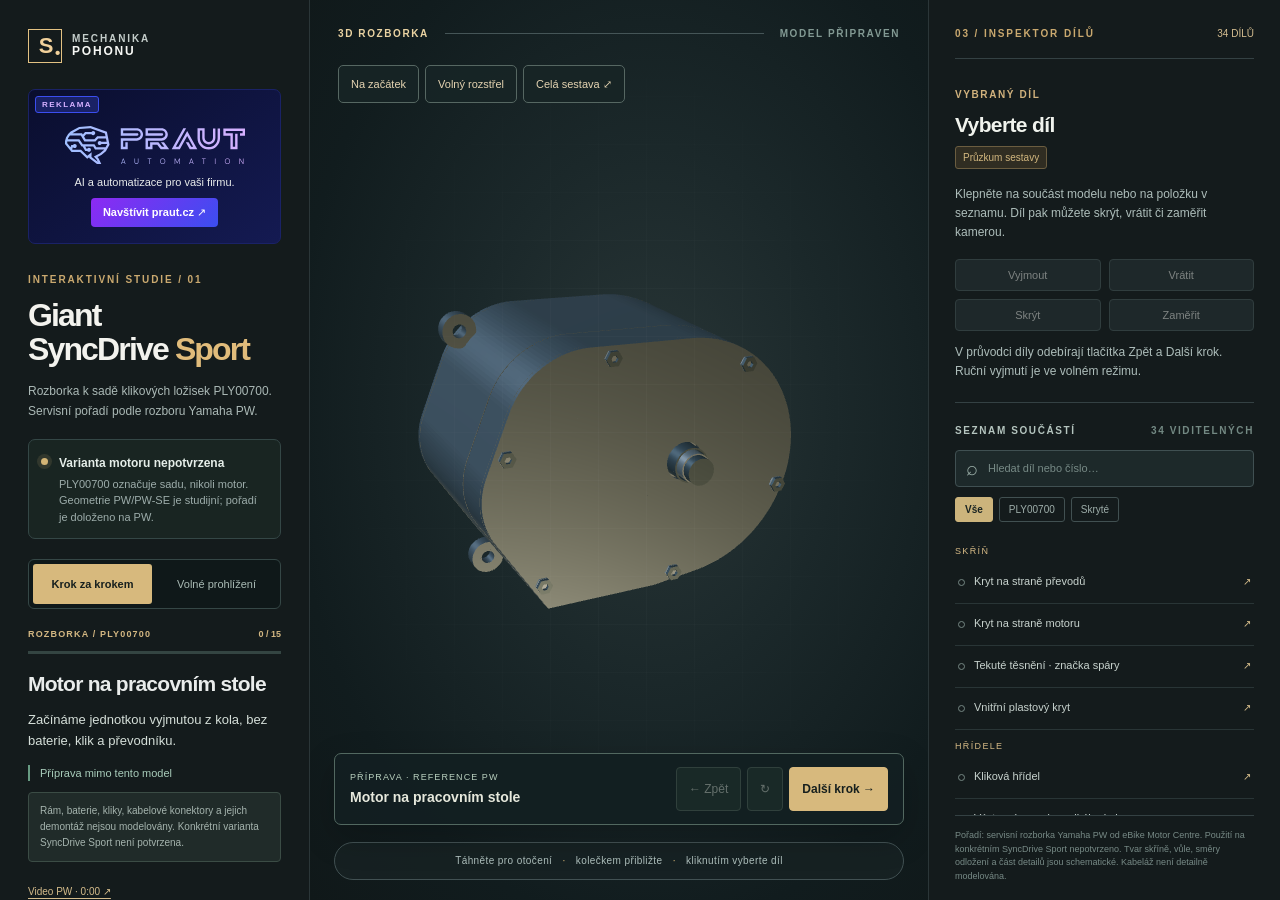
<file: index.html>
<!doctype html>
<html lang="cs">
<head>
  <meta charset="utf-8">
  <meta name="viewport" content="width=device-width, initial-scale=1">
  <title>SyncDrive Sport | Interaktivní rozborka</title>
  <meta name="description" content="Interaktivní 3D studie motoru Giant SyncDrive Sport. Rozložte sestavu, prohlédněte součásti a odlište doložené údaje od rekonstruované geometrie.">
  <link rel="stylesheet" href="./style.css?v=praut-2">
  <script type="importmap">{"imports":{"three":"./vendor/three.module.js"}}</script>
  <script type="module" src="./app.js"></script>
</head>
<body>
  <div class="app-shell">
    <aside class="left-panel">
      <div class="brand"><span class="brand-icon">S<span class="brand-dot">•</span></span><span>MECHANIKA<br><b>POHONU</b></span></div>
      <aside class="ad-card">
        <span class="ad-tag">REKLAMA</span>
        <a href="https://www.praut.cz/" target="_blank" rel="noreferrer" aria-label="Přejít na web firmy PRAUT s.r.o.">
          <img class="ad-logo" src="./assets/praut.svg" alt="PRAUT s.r.o.">
          <p class="ad-copy">AI a automatizace pro vaši firmu.</p>
          <span class="ad-cta">Navštívit praut.cz ↗</span>
        </a>
      </aside>
      <p class="eyebrow">INTERAKTIVNÍ STUDIE / 01</p>
      <h1>Giant<br>SyncDrive <em>Sport</em></h1>
      <p class="intro">Rozborka k sadě klikových ložisek PLY00700. Servisní pořadí podle rozboru Yamaha PW.</p>
      <div class="status-card"><span class="pulse"></span><div><strong>Varianta motoru nepotvrzena</strong><small>PLY00700 označuje sadu, nikoli motor. Geometrie PW/PW-SE je studijní; pořadí je doloženo na PW.</small></div></div>
      <div class="mode-tabs" aria-label="Režim prohlížení"><button id="mode-guide" aria-pressed="true">Krok za krokem</button><button id="mode-free" aria-pressed="false">Volné prohlížení</button></div>
      <section id="guide-panel" aria-label="Průvodce rozborkou">
        <div class="guide-heading"><span>ROZBORKA / PLY00700</span><output id="step-count">0 / 15</output></div>
        <progress id="step-progress" max="15" value="0" aria-label="Postup rozborky"></progress>
        <h2 id="step-title">Motor na pracovním stole</h2>
        <p id="step-text"></p>
        <p id="step-tool" class="step-tool"></p>
        <p id="step-note" class="step-note"></p>
        <a id="step-source" class="detail-source" target="_blank" rel="noreferrer">Referenční video PW ↗</a>
        <details class="guide-outline"><summary>Pořadí všech kroků</summary><ol id="step-list"></ol></details>
        <details class="accuracy-notes"><summary>Přesnost této rekonstrukce</summary><p>Skříň má dutinu, díly průchozí otvory a převody oddělené roviny. Po vytažení z uložení se podsestavy odkládají stranou; O-kroužky se schematicky roztahují.</p><p>Průniky jsou kontrolovány pro tuto studijní geometrii a její dráhy. Skříň, středy hřídelí, zubové profily, rozměry ložisek a kabeláž nejsou výrobně přesné. Značka tekutého těsnění není vyjímatelný díl.</p><a href="https://www.ebikemotorcentre.com/product/yamaha-pw-pw-se-crankshaft-bearing-kit-part-no-ply00700/" target="_blank" rel="noreferrer">Katalog sady PLY00700 ↗</a></details>
      </section>
      <div id="free-controls" hidden>
      <div class="control-title"><span>01</span> ROZLOŽENÍ</div>
      <div class="range-row"><label for="explode">Průběh rozborky</label><output id="explode-value">0 %</output></div>
      <input id="explode" type="range" min="0" max="100" value="0" step="1" aria-label="Míra rozložení sestavy">
      <div class="range-endpoints"><span>Sestaveno</span><span>Rozloženo</span></div>
      <p class="free-note">Posuvník plynule prochází ověřenými drahami průvodce. Ruční vyjmutí odloží vybraný díl samostatně vedle sestavy.</p>
      </div>
      <div class="control-title"><span>02</span> ZOBRAZENÍ</div>
      <button id="kit" class="toggle-button" aria-pressed="false"><span class="switch"></span><span><b>Sada PLY00700</b><small>Zvýraznit kliková ložiska a O-kroužky</small></span></button>
      <button id="housing" class="toggle-button" aria-pressed="false"><span class="switch"></span><span><b>Průhledná skříň</b><small>Odhalit vnitřní uspořádání</small></span></button>
      <button id="assemble" class="primary-action">Sestavit vše <span>↺</span></button>
      <button id="camera-reset" class="text-action">Vrátit výchozí pohled <span>⌖</span></button>
      <p class="source-note">Podklady: <a href="https://avdweb.nl/solar-bike/hub-motor/yamaha-pw-se" target="_blank" rel="noreferrer">rozbor PW-SE ↗</a> · <a href="https://www.ebikemotorcentre.com/yamaha-motor-parts/yamaha-pw-and-pw-se/" target="_blank" rel="noreferrer">servisní katalog ↗</a></p>
    </aside>
    <main class="stage" id="stage">
      <div class="stage-top"><span class="stage-kicker">3D ROZBORKA</span><span class="stage-line"></span><span id="load-state" role="status">NAČÍTÁM MODEL</span></div>
      <div id="canvas-wrap" aria-label="Interaktivní model motoru"></div>
      <div id="stage-message" class="stage-message" role="status"><span class="loading-ring" aria-hidden="true"></span><strong id="stage-message-title">Připravujeme model motoru</strong><p id="stage-message-text">Načítání 3D sestavy a seznamu součástí…</p><button id="retry" hidden>Zkusit znovu</button></div>
      <div class="stage-tools" aria-label="Rychlé pohledy"><button id="view-assembled">Na začátek</button><button id="view-exploded">Volný rozstřel</button><button id="fit-all" title="Zobrazit všechny viditelné díly">Celá sestava ⤢</button></div>
      <div id="guide-nav" class="guide-nav" aria-label="Ovládání rozborky"><div class="guide-current" role="status" aria-live="polite"><span id="stage-step-count">PŘÍPRAVA</span><strong id="stage-step-title">Motor na pracovním stole</strong></div><div class="guide-nav-buttons"><button id="step-prev" disabled>← Zpět</button><button id="step-replay" disabled title="Zopakovat pohyb aktuálního kroku">↻</button><button id="step-next">Další krok →</button></div></div>
      <div class="stage-hint">Táhněte pro otočení <i>·</i> kolečkem přibližte <i>·</i> kliknutím vyberte díl</div>
      <div class="stage-corner">PW / PW-SE<br><strong>SYNC<span>DRIVE</span></strong></div>
    </main>
    <aside class="right-panel">
      <div class="panel-top"><span class="eyebrow">03 / INSPEKTOR DÍLŮ</span><span id="part-count">—</span></div>
      <div class="selected" id="selected">
        <span class="selected-label">VYBRANÝ DÍL</span>
        <h2 id="selected-name">Vyberte díl</h2>
        <code id="selected-id"></code>
        <span id="selected-status" class="fact-pill">Průzkum sestavy</span>
        <p id="selected-description">Klepněte na součást modelu nebo na položku v seznamu. Díl pak můžete skrýt, vrátit či zaměřit kamerou.</p>
        <div class="selected-actions"><button id="remove-part" disabled>Vyjmout</button><button id="restore-part" disabled>Vrátit</button><button id="hide-part" disabled>Skrýt</button><button id="focus-part" disabled>Zaměřit</button></div>
        <p id="inspection-note" class="inspection-note">V průvodci díly odebírají tlačítka Zpět a Další krok. Ruční vyjmutí je ve volném režimu.</p>
        <a id="selected-source" class="detail-source" target="_blank" rel="noreferrer" hidden>Otevřít zdroj ↗</a>
      </div>
      <div class="list-title"><span>SEZNAM SOUČÁSTÍ</span><span id="visible-count"></span></div>
      <label class="search-wrap"><span>⌕</span><input id="search" type="search" placeholder="Hledat díl nebo číslo…" autocomplete="off" aria-label="Hledat díl"></label>
      <div class="filter-row"><button class="filter active" data-filter="all">Vše</button><button class="filter" data-filter="kit">PLY00700</button><button class="filter" data-filter="hidden">Skryté</button></div>
      <div id="part-list" class="part-list" aria-label="Seznam součástí"></div>
      <div class="disclaimer">Pořadí: servisní rozborka Yamaha PW od eBike Motor Centre. Použití na konkrétním SyncDrive Sport nepotvrzeno. Tvar skříně, vůle, směry odložení a část detailů jsou schematické. Kabeláž není detailně modelována.</div>
    </aside>
  </div>
  <noscript><p class="noscript-message">Pro zobrazení interaktivního motoru zapněte JavaScript v prohlížeči.</p></noscript>
</body>
</html>
</file>
<file: style.css>
:root{font-family:Inter,ui-sans-serif,-apple-system,BlinkMacSystemFont,"Segoe UI",sans-serif;color:#e9eceb;background:#101617;font-synthesis:none}*{box-sizing:border-box}html,body{margin:0;min-width:320px;height:100%}button,input{font:inherit}button{cursor:pointer}a{color:inherit}.app-shell{display:grid;grid-template-columns:310px minmax(360px,1fr) 352px;min-height:100vh;height:100vh}.left-panel,.right-panel{z-index:2;background:#141b1c;overflow:auto;scrollbar-width:thin;scrollbar-color:#394548 transparent}.left-panel{padding:29px 28px 24px;border-right:1px solid #2b3638}.right-panel{padding:28px 26px 0;border-left:1px solid #2b3638;display:flex;flex-direction:column}.brand{display:flex;gap:10px;align-items:center;font-size:10px;line-height:1.05;letter-spacing:.19em;font-weight:600;color:#c4cdca}.brand b{font-size:12px;letter-spacing:.15em;color:#f6f7f4}.brand-icon{width:34px;height:34px;border:1px solid #e3c283;display:grid;place-items:center;font-size:22px;font-weight:700;letter-spacing:-.1em;color:#f1d19b;position:relative}.brand-dot{font-size:15px;position:absolute;bottom:1px;right:3px}.eyebrow{font-size:10px;letter-spacing:.19em;font-weight:750;color:#caa96f}.left-panel>.eyebrow{margin:54px 0 14px}h1{font-size:43px;letter-spacing:-.058em;line-height:1.05;margin:0;color:#f3f3ee;font-weight:700}h1 em{font-style:normal;color:#e1bc7b}.intro{font-size:13px;line-height:1.68;color:#abb9b6;max-width:250px;margin:19px 0 26px}.status-card{display:flex;gap:11px;align-items:flex-start;border:1px solid #344746;background:#192522;padding:13px 12px;margin-bottom:30px;border-radius:7px}.status-card strong{font-size:12px;color:#e5eee9}.status-card small{display:block;color:#9dadab;font-size:11px;line-height:1.5;margin-top:5px}.pulse{width:7px;height:7px;flex:none;background:#d3b475;border-radius:50%;margin-top:5px;box-shadow:0 0 0 4px #d3b47520}.ad-card{position:relative;border:1px solid #1a2266;background:linear-gradient(145deg,#0a0e2e 0%,#141a52 100%);padding:36px 12px 16px;margin:26px 0 30px;border-radius:7px;text-align:center}.ad-tag{position:absolute;top:6px;left:6px;font-size:8px;letter-spacing:.18em;font-weight:700;color:#D6B0FF;background:#1a2266;border:1px solid #3B4EF0;border-radius:3px;padding:3px 6px}.ad-card a{display:block;color:inherit;text-decoration:none;cursor:pointer}.ad-logo{width:180px;max-width:100%;height:auto;display:block;margin:0 auto 10px}.ad-copy{color:#e9eceb;font-size:11px;line-height:1.5;margin:0 0 8px}.ad-cta{display:inline-block;padding:8px 12px;border-radius:4px;background:linear-gradient(135deg,#8D2AF3 0%,#3B4EF0 100%);color:#fff;font-size:11px;font-weight:700}.ad-card:hover{border-color:#8D2AF3}.control-title{border-top:1px solid #354143;padding-top:19px;margin:0 0 17px;display:flex;gap:11px;color:#d6ddda;letter-spacing:.14em;font-weight:750;font-size:10px}.control-title span{color:#c9a86e}.range-row{display:flex;justify-content:space-between;align-items:center;color:#e9efeb;font-size:13px;margin:2px 0 14px}.range-row output{color:#e5c48b;font-variant-numeric:tabular-nums}input[type=range]{width:100%;height:4px;appearance:none;background:#52605c;border-radius:3px;outline:none;accent-color:#e6c185}input[type=range]::-webkit-slider-thumb{appearance:none;width:16px;height:16px;background:#ecc98d;border:3px solid #29302d;border-radius:50%;box-shadow:0 0 0 2px #ecc98d}.range-endpoints{display:flex;justify-content:space-between;color:#788984;font-size:10px;margin:9px 0 31px}.toggle-button{width:100%;display:flex;align-items:center;text-align:left;gap:12px;background:transparent;border:0;color:#f1f2ec;padding:4px 0 18px}.toggle-button+ .toggle-button{padding-top:2px}.toggle-button b{display:block;font-weight:600;font-size:12px}.toggle-button small{display:block;margin-top:4px;font-size:10px;color:#899c98;line-height:1.4}.switch{width:34px;height:19px;border-radius:12px;border:1px solid #586561;flex:none;position:relative;transition:.2s}.switch:before{content:"";display:block;width:11px;height:11px;background:#84948f;border-radius:50%;position:absolute;top:3px;left:3px;transition:.2s}.toggle-button[aria-pressed=true] .switch{background:#d5b478;border-color:#d5b478}.toggle-button[aria-pressed=true] .switch:before{left:18px;background:#1b2523}.primary-action{margin-top:7px;width:100%;background:#d7b97d;border:1px solid #d7b97d;border-radius:4px;color:#17201e;font-weight:700;font-size:12px;padding:13px;display:flex;justify-content:space-between}.primary-action:hover{background:#edcf93}.text-action{width:100%;background:transparent;border:0;border-bottom:1px solid #354143;color:#c2cdc8;font-size:11px;padding:16px 1px;display:flex;justify-content:space-between}.text-action:hover{color:white}.source-note{font-size:10px;line-height:1.6;color:#778984;margin:26px 0 0}.source-note a{color:#b6aaa0;text-underline-offset:3px}.stage{background:radial-gradient(ellipse at 55% 46%,#293637 0,#1b282a 39%,#111c1e 75%,#101819 100%);min-width:0;position:relative;overflow:hidden}.stage:after{content:"";position:absolute;inset:0;pointer-events:none;background-image:linear-gradient(#ffffff06 1px,transparent 1px),linear-gradient(90deg,#ffffff06 1px,transparent 1px);background-size:48px 48px;mask-image:radial-gradient(ellipse at center,#000 13%,transparent 74%)}.stage-top{position:absolute;left:28px;right:28px;top:28px;z-index:1;display:flex;align-items:center;gap:16px;font-size:10px;letter-spacing:.16em;color:#cedad7;font-weight:700}.stage-kicker{color:#ead3a2}.stage-line{height:1px;background:#455557;flex:1}.stage-top #load-state{color:#829993}.stage-hint{position:absolute;z-index:1;left:24px;bottom:23px;font-size:10px;letter-spacing:.04em;color:#afc0bd;background:#182324d0;border:1px solid #425153;border-radius:100px;padding:10px 16px;pointer-events:none}.stage-hint i{font-style:normal;color:#d9b878;margin:0 7px}.stage-corner{position:absolute;right:28px;bottom:28px;text-align:right;color:#8ca09b;letter-spacing:.18em;font-size:9px;line-height:1.8}.stage-corner strong{font-size:12px;color:#e5e8e1}.stage-corner strong span{color:#d8b675}#canvas-wrap{position:absolute;inset:0}#canvas-wrap canvas{display:block;width:100%;height:100%;outline:none;cursor:grab}#canvas-wrap canvas:active{cursor:grabbing}.panel-top,.list-title{display:flex;justify-content:space-between;align-items:center}.panel-top{border-bottom:1px solid #344143;padding-bottom:19px}.panel-top .eyebrow{margin:0}.panel-top #part-count{font-size:10px;color:#d4bd90}.selected{padding:25px 0 20px;border-bottom:1px solid #344143;min-height:269px}.selected-label,.list-title{letter-spacing:.16em;font-size:10px;font-weight:700;color:#b5c5bf}.selected-label{color:#d1b27d}.selected h2{font-size:21px;line-height:1.17;letter-spacing:-.03em;margin:11px 0 12px;color:#f0f3ed}.fact-pill{display:inline-block;color:#d2b77f;border:1px solid #6b5d40;background:#302d22;border-radius:3px;font-size:10px;padding:5px 7px}.fact-pill.verified{background:#1e3430;border-color:#3c7668;color:#9bd0b7}.selected p{font-size:12px;line-height:1.62;color:#adbdba;min-height:50px;margin:16px 0}.selected-actions{display:flex;gap:8px}.selected-actions button{flex:1;background:#293638;border:1px solid #4d6060;color:#e5eae5;padding:9px 6px;border-radius:4px;font-size:11px}.selected-actions button:hover:not(:disabled){background:#40504f}.selected-actions button:disabled{opacity:.5;cursor:default}.detail-source{display:inline-block;color:#d5bc8b;font-size:10px;margin-top:14px;text-decoration:underline;text-underline-offset:3px}.list-title{padding:22px 0 14px}.list-title #visible-count{color:#738983}.search-wrap{display:flex;align-items:center;gap:8px;background:#1d292a;border:1px solid #405052;border-radius:4px;padding:0 10px;color:#9cb0a9}.search-wrap span{font-size:20px;line-height:0}.search-wrap input{border:0;background:transparent;color:#edf1eb;font-size:11px;width:100%;height:35px;outline:none}.search-wrap input::placeholder{color:#778a86}.filter-row{display:flex;gap:6px;margin:10px 0 13px}.filter{border:1px solid #415051;background:transparent;color:#9eaeaa;border-radius:3px;padding:6px 9px;font-size:10px}.filter.active{background:#ccb47c;border-color:#ccb47c;color:#1b2523;font-weight:700}.part-list{overflow:auto;flex:1;min-height:100px;scrollbar-color:#3d4d4d transparent;scrollbar-width:thin;padding-bottom:10px}.group-heading{position:sticky;top:0;background:#141b1c;color:#d5b985;letter-spacing:.15em;font-size:9px;padding:11px 0 6px;z-index:1}.part-item{width:100%;min-height:42px;border:0;border-bottom:1px solid #293536;background:transparent;color:#c8d3ce;text-align:left;padding:8px 3px;display:flex;align-items:center;gap:9px;font-size:11px;line-height:1.25}.part-item:hover,.part-item.active{color:#f0e5d0;background:#263332}.part-item.hidden{opacity:.55}.part-item.kit .part-indicator{background:#e3bd76;border-color:#e3bd76}.part-indicator{flex:none;width:7px;height:7px;border-radius:50%;border:1px solid #758783}.part-item span:nth-child(2){flex:1}.part-item .eye{color:#d6bd8b;font-size:10px}.disclaimer{font-size:9px;line-height:1.5;color:#778a86;padding:13px 0 17px;border-top:1px solid #344143;background:#141b1c}@media(max-width:1150px){.app-shell{grid-template-columns:270px minmax(310px,1fr) 310px}.left-panel{padding-left:20px;padding-right:20px}.right-panel{padding-left:18px;padding-right:18px}h1{font-size:38px}}@media(max-width:900px){.app-shell{height:auto;grid-template-columns:280px 1fr;grid-template-rows:minmax(560px,70vh) auto}.left-panel{grid-column:1;grid-row:1/3}.stage{grid-column:2;grid-row:1}.right-panel{grid-column:2;grid-row:2;height:600px;border-top:1px solid #2b3638}.stage-hint{left:12px;right:12px;text-align:center;font-size:9px}}@media(max-width:620px){.app-shell{display:flex;flex-direction:column;height:auto}.left-panel{order:2;padding:22px}.left-panel>.eyebrow{margin-top:24px}.stage{order:1;height:55vh;min-height:380px}.right-panel{order:3;height:650px}.stage-top{top:15px;left:15px;right:15px}.stage-hint{bottom:13px}.stage-corner{display:none}}

.selected code{display:block;font-size:10px;color:#8ea7a1;margin:-4px 0 10px}.selected-actions{display:grid;grid-template-columns:1fr 1fr;gap:8px}.selected-actions button{flex:auto}

/* Status and controls stay usable while the 3D scene loads. */
[hidden]{display:none!important}
button:focus-visible,input:focus-visible,a:focus-visible{outline:2px solid #edcf93;outline-offset:4px}
button:disabled{cursor:default;opacity:.45}
.stage-tools{position:absolute;top:65px;left:28px;right:28px;z-index:2;display:flex;gap:6px;flex-wrap:wrap}
.stage-tools button,.stage-message button{border:1px solid #566762;background:#182526e8;color:#e5d4b2;border-radius:5px;font-size:11px;padding:10px 12px;min-height:38px}
.stage-tools button:hover:not(:disabled){background:#354642}
.stage-message{position:absolute;inset:0;z-index:3;display:flex;align-items:center;justify-content:center;flex-direction:column;text-align:center;background:#162223ed;padding:32px}
.stage-message strong{font-size:20px;letter-spacing:-.03em}
.stage-message p{max-width:320px;font-size:13px;line-height:1.7;color:#aebeb8}
.stage-message.error .loading-ring{display:none}
.loading-ring{width:30px;height:30px;margin-bottom:24px;border:2px solid #53605b;border-top-color:#edcf93;border-radius:50%;animation:loading-turn 1s linear infinite}
@keyframes loading-turn{to{transform:rotate(360deg)}}
#canvas-wrap canvas{touch-action:none}
.noscript-message{position:fixed;inset:30% 10% auto;background:#182526;color:#edcf93;padding:30px;z-index:10;border:1px solid #edcf93}
@media(min-width:901px){.stage-hint{right:24px;text-align:center;line-height:1.6;bottom:20px}.stage-corner{bottom:80px}}
@media(min-width:621px) and (max-width:900px){.stage-corner{bottom:85px}}
@media(max-width:620px){.stage{position:sticky;top:0;z-index:4;height:46svh;min-height:300px;max-height:480px;border-bottom:1px solid #405052}.stage-tools{top:48px;left:15px;right:15px}.stage-tools button{min-height:40px}.stage-hint{font-size:9px;line-height:1.6;padding:8px}.right-panel{height:auto;min-height:650px;overflow:visible}.part-list{max-height:420px;flex:auto}.part-item{min-height:46px}.selected-actions button,.filter,.toggle-button{min-height:44px}.stage-top{gap:8px;font-size:9px;letter-spacing:.1em}.left-panel>.eyebrow{margin-top:12px}}
@media(prefers-reduced-motion:reduce){*,*:before,*:after{animation:none!important;transition:none!important}}

/* Guided bearing-kit disassembly. */
.left-panel:has(#mode-guide[aria-pressed=true]) h1{font-size:32px}
.left-panel:has(#mode-guide[aria-pressed=true])>.eyebrow{margin-top:24px}
.left-panel:has(#mode-guide[aria-pressed=true]) .intro{margin:14px 0 18px;font-size:12px}
.status-card{margin-bottom:20px}
.mode-tabs{display:grid;grid-template-columns:1fr 1fr;gap:5px;background:#0f1819;padding:4px;border:1px solid #354746;border-radius:6px;margin:0 0 20px}
.mode-tabs button{border:0;border-radius:3px;background:transparent;color:#aabbb5;font-size:11px;min-height:40px;padding:7px}
.mode-tabs button[aria-pressed=true]{background:#d7b97d;color:#17201e;font-weight:700}
.guide-heading{display:flex;justify-content:space-between;font-size:9px;letter-spacing:.13em;color:#d3b782;font-weight:700}
.guide-heading output{font-variant-numeric:tabular-nums;letter-spacing:0}
#step-progress{appearance:none;width:100%;height:3px;margin:12px 0 16px;accent-color:#d7b97d;border:0;background:#344542}
#step-progress::-webkit-progress-bar{background:#344542}
#step-progress::-webkit-progress-value{background:#d7b97d}
#guide-panel h2{font-size:21px;line-height:1.22;letter-spacing:-.035em;margin:0 0 12px}
#step-text{color:#d5dfd9;font-size:13px;line-height:1.65;margin:0 0 13px}
.step-tool{color:#a9cdbb;font-size:11px;line-height:1.5;border-left:2px solid #679b82;padding-left:10px}
.step-note,.free-note,.inspection-note{font-size:10px;line-height:1.6;color:#a5b4ae}
.step-note{background:#202b29;padding:10px 11px;border:1px solid #3b4c45;border-radius:4px}
.guide-outline{margin:16px 0 22px;font-size:11px;color:#bccec5}
.guide-outline summary{cursor:pointer;padding:10px 0;min-height:36px}
#step-list{list-style:none;margin:0;padding:0;max-height:235px;overflow:auto;scrollbar-width:thin}
#step-list button{width:100%;text-align:left;background:transparent;border:0;border-bottom:1px solid #344540;padding:10px 6px;min-height:40px;color:#adbbb5;font-size:11px;line-height:1.4}
#step-list button[aria-current=step]{background:#2b3a32;color:#e5ce9c;border-left:2px solid #d7b97d}
#step-list button:disabled{opacity:.45}
.guide-nav{position:absolute;bottom:75px;left:24px;right:24px;z-index:2;background:#132022ee;border:1px solid #526860;border-radius:7px;display:flex;align-items:center;justify-content:space-between;gap:16px;padding:13px 15px;box-shadow:0 12px 35px #0003}
.guide-current{min-width:0}
.guide-current span{display:block;font-size:9px;letter-spacing:.12em;color:#b9d0bf;margin-bottom:6px}
.guide-current strong{display:block;font-size:14px;line-height:1.3;color:#e6e8dc}
.guide-nav-buttons{display:flex;gap:6px;flex:none}
.guide-nav button{border:1px solid #607467;border-radius:4px;background:#263b33;color:#e1e8dc;padding:10px 12px;min-height:44px;font-size:12px}
.guide-nav #step-next{background:#d7b97d;border-color:#d7b97d;color:#17201e;font-weight:700}
.guide-nav button:disabled{opacity:.4}
.stage:has(#guide-nav:not([hidden])) .stage-corner{display:none}
.part-item.current-step{background:#1e352a;border-left:2px solid #80b899;padding-left:6px}
.part-item.current-step .eye{color:#a9d8bb;font-size:9px}
.inspection-note{font-size:10px;min-height:0!important;margin:12px 0 0!important}
@media(max-width:1150px){.guide-nav{flex-direction:column;align-items:stretch;gap:10px}.guide-nav-buttons{justify-content:flex-end}.guide-current strong{font-size:13px}}
@media(max-width:620px){.guide-nav{bottom:12px;left:12px;right:12px;padding:9px 11px;gap:8px}.guide-current span{font-size:8px;margin-bottom:3px}.guide-current strong{font-size:12px}.guide-nav-buttons{justify-content:stretch}.guide-nav button{font-size:11px;min-height:40px;padding:8px 10px}#step-next{flex:1}.stage:has(#guide-nav:not([hidden])) .stage-hint{display:none}.stage{height:52svh;min-height:360px}.stage-tools button{font-size:10px;padding:8px}.mode-tabs button{min-height:44px}}
.accuracy-notes{font-size:10px;color:#a9b8b0;line-height:1.6;margin:0 0 23px}.accuracy-notes summary{cursor:pointer;color:#d7bd89;min-height:36px;padding:8px 0}.accuracy-notes p{margin:8px 0 12px}.accuracy-notes a{color:#d7bd89;text-underline-offset:3px}
</file>
